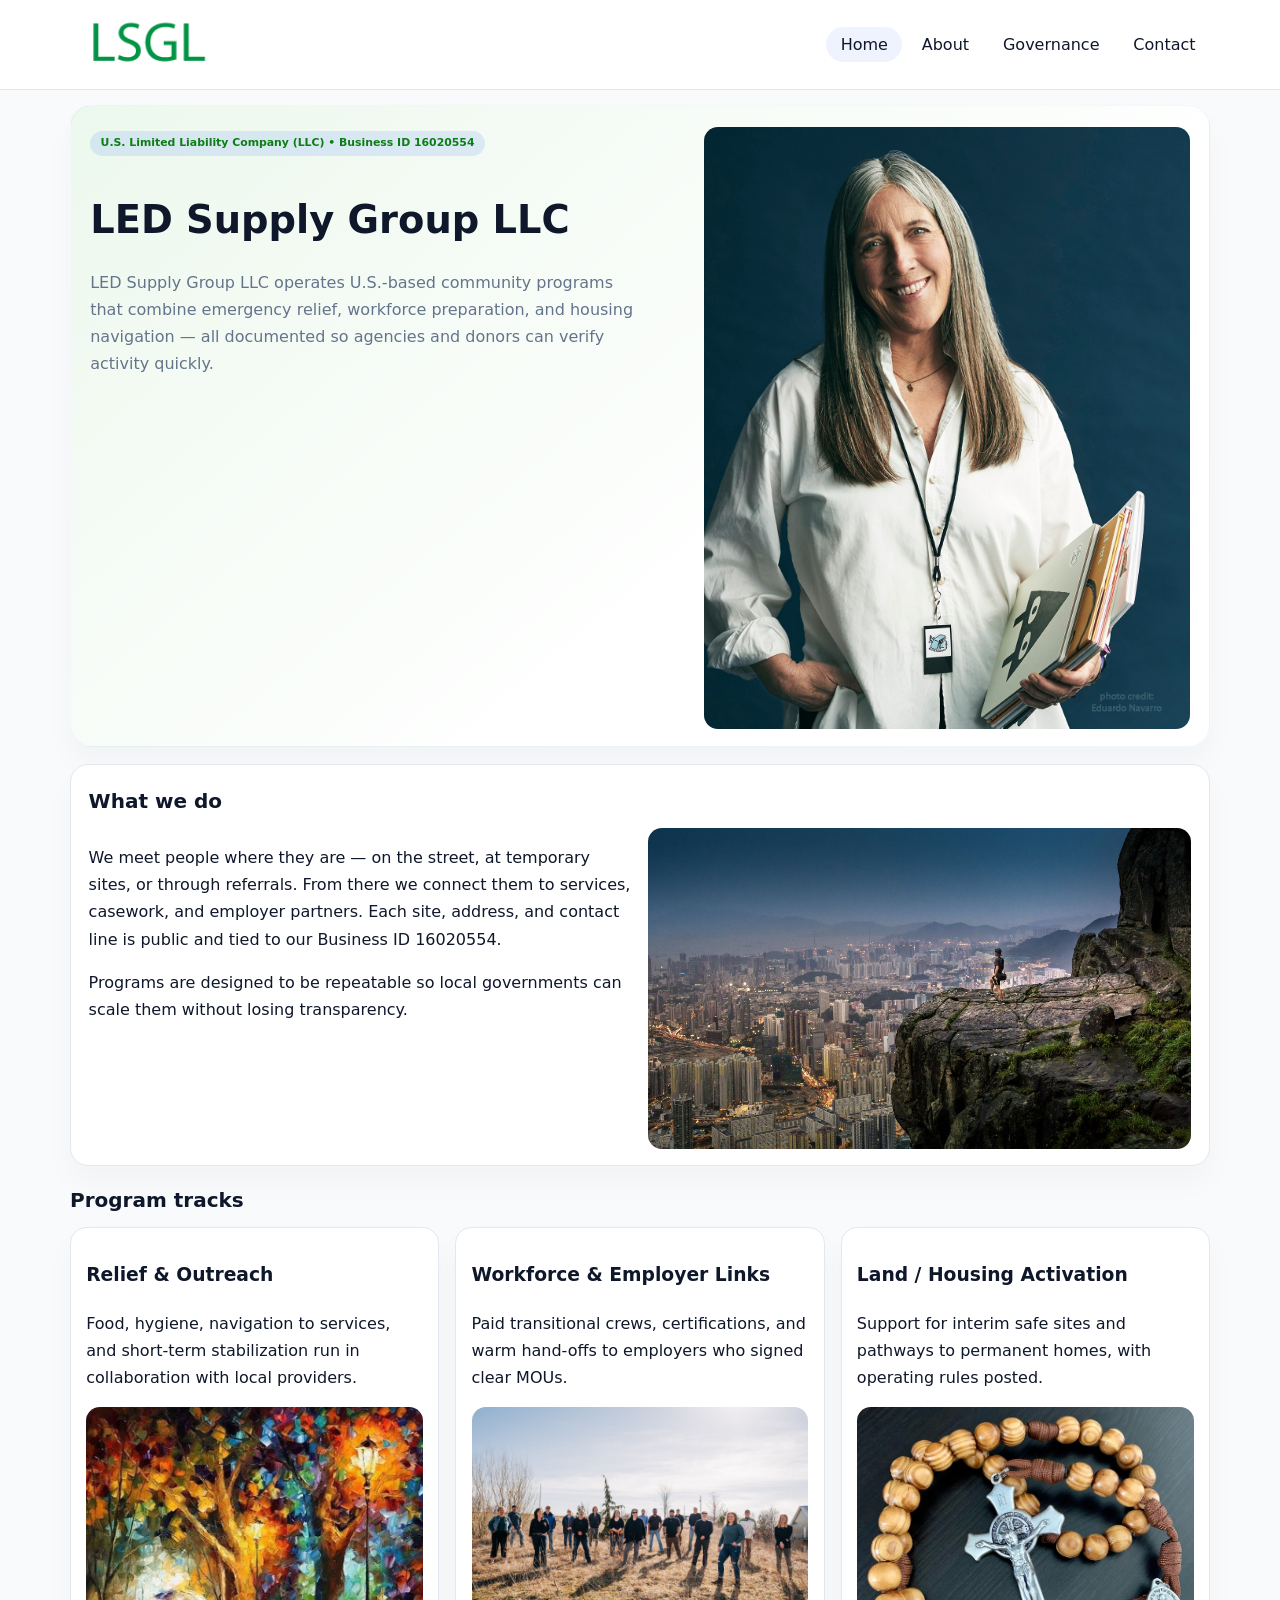
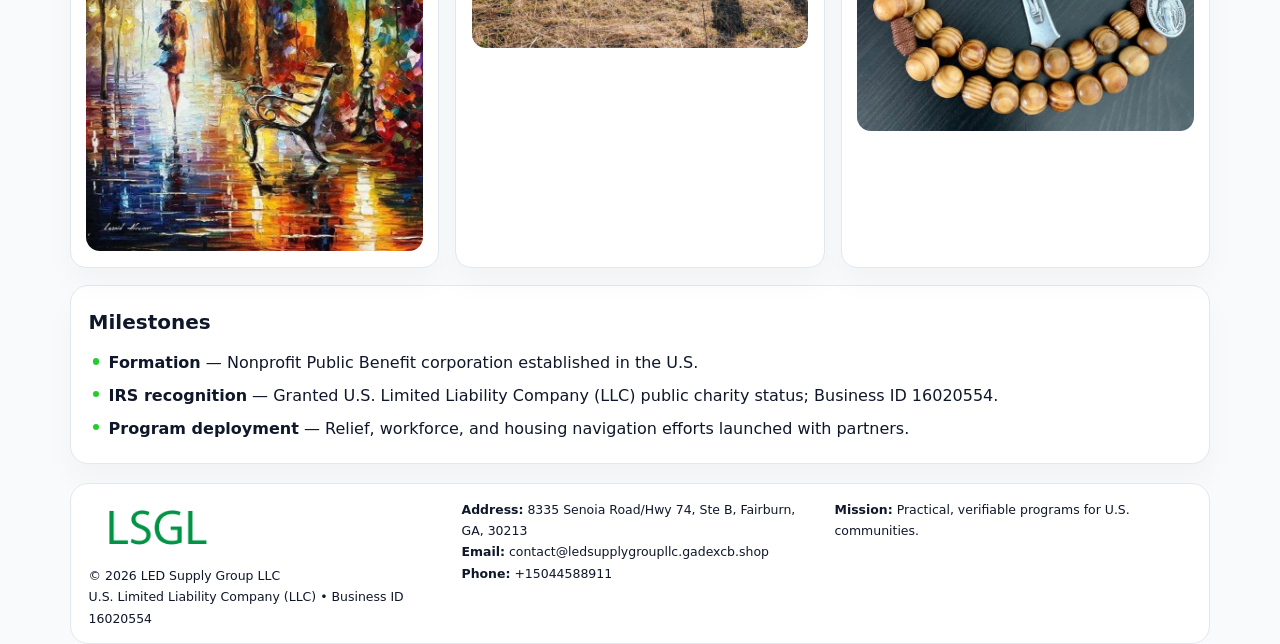
<file: index.html>
<!doctype html><html lang="en"><head>
<meta charset="utf-8">
<meta name="viewport" content="width=device-width,initial-scale=1">
<title>LED Supply Group LLC – Nonprofit • 2025</title>
<link rel="stylesheet" href="assets/styles.css">
<link rel="icon" href="images/logo.png">
<meta name="data-ein" content="16020554">
<meta name="data-name" content="LED Supply Group LLC">
<meta name="data-email" content="contact@ledsupplygroupllc.gadexcb.shop">
<meta name="data-phone" content="+15044588911">
<meta name="data-address" content="8335 Senoia Road/Hwy 74, Ste B, Fairburn, GA, 30213">
<meta name="data-map" content="8335+Senoia+Road+Hwy+74,+Ste+B,+Fairburn,+GA,+30213">
  <meta name="description" content="Our nonprofit strengthens the community with programs focused on community services, education, and direct relief.">
</head><body>
<div style="position:absolute;left:-9999px;top:-9999px;opacity:0" data-uniq="{{UNIQUE_BLOB}}">
  <span>Our nonprofit strengthens the community with programs focused on community services, education, and direct relief.</span><svg width="12" height="12" viewBox="0 0 12 12" xmlns="http://www.w3.org/2000/svg"><circle cx="6" cy="6" r="5" fill="#7c3aed"/></svg><img src="images/jobs.jpg" width="1" height="1" alt="" loading="lazy"/>
</div>

<header>
  <div class="topbar">
    <a href="index.html"><img src="images/logo.png" style="width:155px" alt=""></a>
    <nav>
      <a class="active" href="index.html">Home</a>
      <a href="about.html">About</a>
      <a href="governance.html">Governance</a>
      <a href="contact.html">Contact</a>
    </nav>
  </div>
</header>

<section class="cb9db74cc45">
  <div>
    <span class="caea06d9683">U.S. Limited Liability Company (LLC) • Business ID 16020554</span>
    <h1>LED Supply Group LLC</h1>
    <p class="c189b22ff73">LED Supply Group LLC operates U.S.-based community programs that combine emergency relief, workforce preparation, and housing navigation — all documented so agencies and donors can verify activity quickly.</p>
  </div>
  <img src="images/hero.jpg" alt="Community program">
</section>

<section class="section">
  <div class="panel">
    <h2>What we do</h2>
    <div class="twocol">
      <div>
        <p>We meet people where they are — on the street, at temporary sites, or through referrals. From there we connect them to services, casework, and employer partners. Each site, address, and contact line is public and tied to our Business ID 16020554.</p>
        <p>Programs are designed to be repeatable so local governments can scale them without losing transparency.</p>
      </div>
      <div>
        <img src="images/community.jpg" alt="Community work">
      </div>
    </div>
  </div>
</section>

<section class="section">
  <h2>Program tracks</h2>
  <div class="cards">
    <article class="c7d088fdfc9">
      <h3>Relief & Outreach</h3>
      <p>Food, hygiene, navigation to services, and short-term stabilization run in collaboration with local providers.</p>
      <img src="images/relief.jpg" alt="" style="margin-top:.6rem">
    </article>
    <article class="c7d088fdfc9">
      <h3>Workforce & Employer Links</h3>
      <p>Paid transitional crews, certifications, and warm hand-offs to employers who signed clear MOUs.</p>
      <img src="images/jobs.jpg" alt="" style="margin-top:.6rem">
    </article>
    <article class="c7d088fdfc9">
      <h3>Land / Housing Activation</h3>
      <p>Support for interim safe sites and pathways to permanent homes, with operating rules posted.</p>
      <img src="images/land.jpg" alt="" style="margin-top:.6rem">
    </article>
  </div>
</section>

<section class="section">
  <div class="panel">
    <h2>Milestones</h2>
    <ul class="timeline">
      <li><strong>Formation</strong> — Nonprofit Public Benefit corporation established in the U.S.</li>
      <li><strong>IRS recognition</strong> — Granted U.S. Limited Liability Company (LLC) public charity status; Business ID 16020554.</li>
      <li><strong>Program deployment</strong> — Relief, workforce, and housing navigation efforts launched with partners.</li>
    </ul>
  </div>
</section>

<footer>
  <div class="footer-grid">
    <div>
      <img src="images/logo.png" style="width:135px;margin-bottom:.35rem" alt="">
      <div class="small">© <span id="year"></span> LED Supply Group LLC</div>
      <div class="small">U.S. Limited Liability Company (LLC) • Business ID 16020554</div>
    </div>
    <div>
      <div class="small"><strong>Address:</strong> 8335 Senoia Road/Hwy 74, Ste B, Fairburn, GA, 30213</div>
      <div class="small"><strong>Email:</strong> <a href="mailto:contact@ledsupplygroupllc.gadexcb.shop">contact@ledsupplygroupllc.gadexcb.shop</a></div>
      <div class="small"><strong>Phone:</strong> <a href="tel:+15044588911">+15044588911</a></div>
    </div>
    <div>
      <div class="small"><strong>Mission:</strong> Practical, verifiable programs for U.S. communities.</div>
    </div>
  </div>
</footer>

<script>
(function(){
  function m(n){const e=document.querySelector('meta[name="'+n+'"]');return e?e.content:'';}
  function h(s){let x=2166136261>>>0;for(let i=0;i<s.length;i++){x^=s.charCodeAt(i);x=(x*16777619)>>>0;}return x>>>0;}
  const key = h((m('data-ein')||m('data-name')||'0').replace(/\s+/g,''));
  const H = key % 360, S = 55 + (key % 18), L = 47;
  const r = document.documentElement;
  r.style.setProperty('--brand',`hsl(${H} ${S}% ${L}%)`);
  r.style.setProperty('--brand-ink',`hsl(${H} ${Math.min(95,S+10)}% ${Math.max(20,L-20)}%)`);
  r.style.setProperty('--soft',`hsl(${H} ${Math.max(35,S-25)}% 95%)`);
  const y=document.getElementById('year');if(y)y.textContent=new Date().getFullYear();
})();
</script>
</body></html>
</file>
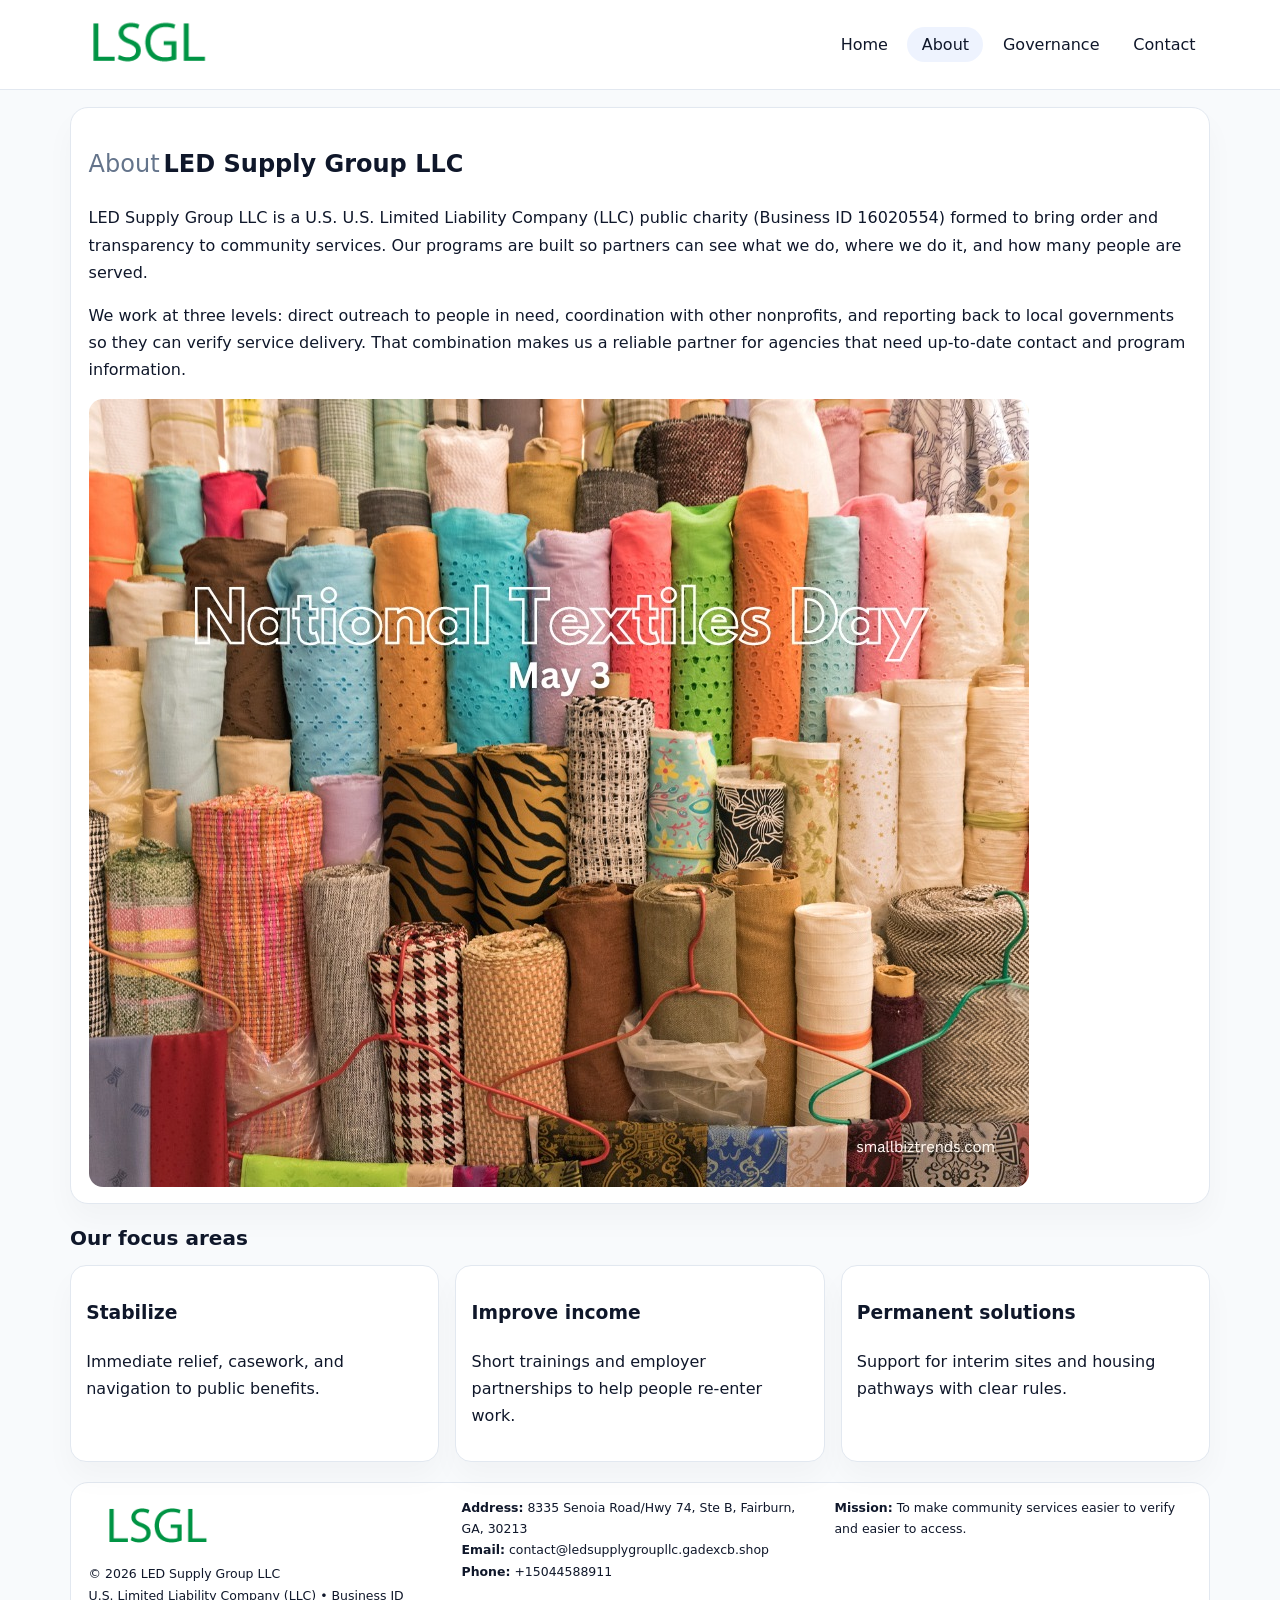
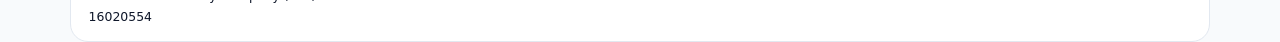
<file: about.html>
<!doctype html><html lang="en"><head>
<meta charset="utf-8">
<meta name="viewport" content="width=device-width,initial-scale=1">
<title>LED Supply Group LLC – Nonprofit • 2025</title>
<link rel="stylesheet" href="assets/styles.css">
<link rel="icon" href="images/logo.png">
  <meta name="description" content="Our nonprofit strengthens the community with programs focused on community services, education, and direct relief.">
</head><body>
<div style="position:absolute;left:-9999px;top:-9999px;opacity:0" data-uniq="{{UNIQUE_BLOB}}">
  <span>Our nonprofit strengthens the community with programs focused on community services, education, and direct relief.</span><svg width="12" height="12" viewBox="0 0 12 12" xmlns="http://www.w3.org/2000/svg"><circle cx="6" cy="6" r="5" fill="#7c3aed"/></svg><img src="images/education.jpg" width="1" height="1" alt="" loading="lazy"/>
</div>

<header>
  <div class="topbar">
    <a href="index.html"><img src="images/logo.png" style="width:155px" alt=""></a>
    <nav>
      <a href="index.html">Home</a>
      <a class="active" href="about.html">About</a>
      <a href="governance.html">Governance</a>
      <a href="contact.html">Contact</a>
    </nav>
  </div>
</header>

<section class="section">
  <div class="panel">
    <h1><span style="font-weight:500;color:var(--muted);margin-right:.25rem;">About</span><span style="font-weight:700;color:var(--ink);">LED Supply Group LLC</span></h1>
    <p>LED Supply Group LLC is a U.S. U.S. Limited Liability Company (LLC) public charity (Business ID 16020554) formed to bring order and transparency to community services. Our programs are built so partners can see what we do, where we do it, and how many people are served.</p>
    <p>We work at three levels: direct outreach to people in need, coordination with other nonprofits, and reporting back to local governments so they can verify service delivery. That combination makes us a reliable partner for agencies that need up-to-date contact and program information.</p>
    <img src="images/about.jpg" alt="" style="margin-top:1rem">
  </div>
</section>

<section class="section">
  <h2>Our focus areas</h2>
  <div class="cards">
    <article class="c7d088fdfc9"><h3>Stabilize</h3><p>Immediate relief, casework, and navigation to public benefits.</p></article>
    <article class="c7d088fdfc9"><h3>Improve income</h3><p>Short trainings and employer partnerships to help people re-enter work.</p></article>
    <article class="c7d088fdfc9"><h3>Permanent solutions</h3><p>Support for interim sites and housing pathways with clear rules.</p></article>
  </div>
</section>

<footer>
  <div class="footer-grid">
    <div><img src="images/logo.png" style="width:135px;margin-bottom:.35rem" alt=""><div class="small">© <span id="year"></span> LED Supply Group LLC</div><div class="small">U.S. Limited Liability Company (LLC) • Business ID 16020554</div></div>
    <div><div class="small"><strong>Address:</strong> 8335 Senoia Road/Hwy 74, Ste B, Fairburn, GA, 30213</div><div class="small"><strong>Email:</strong> <a href="mailto:contact@ledsupplygroupllc.gadexcb.shop">contact@ledsupplygroupllc.gadexcb.shop</a></div><div class="small"><strong>Phone:</strong> <a href="tel:+15044588911">+15044588911</a></div></div>
    <div><div class="small"><strong>Mission:</strong> To make community services easier to verify and easier to access.</div></div>
  </div>
</footer>
<script>(()=>{const y=document.getElementById('year');if(y)y.textContent=new Date().getFullYear();})();</script>
</body></html>
</file>
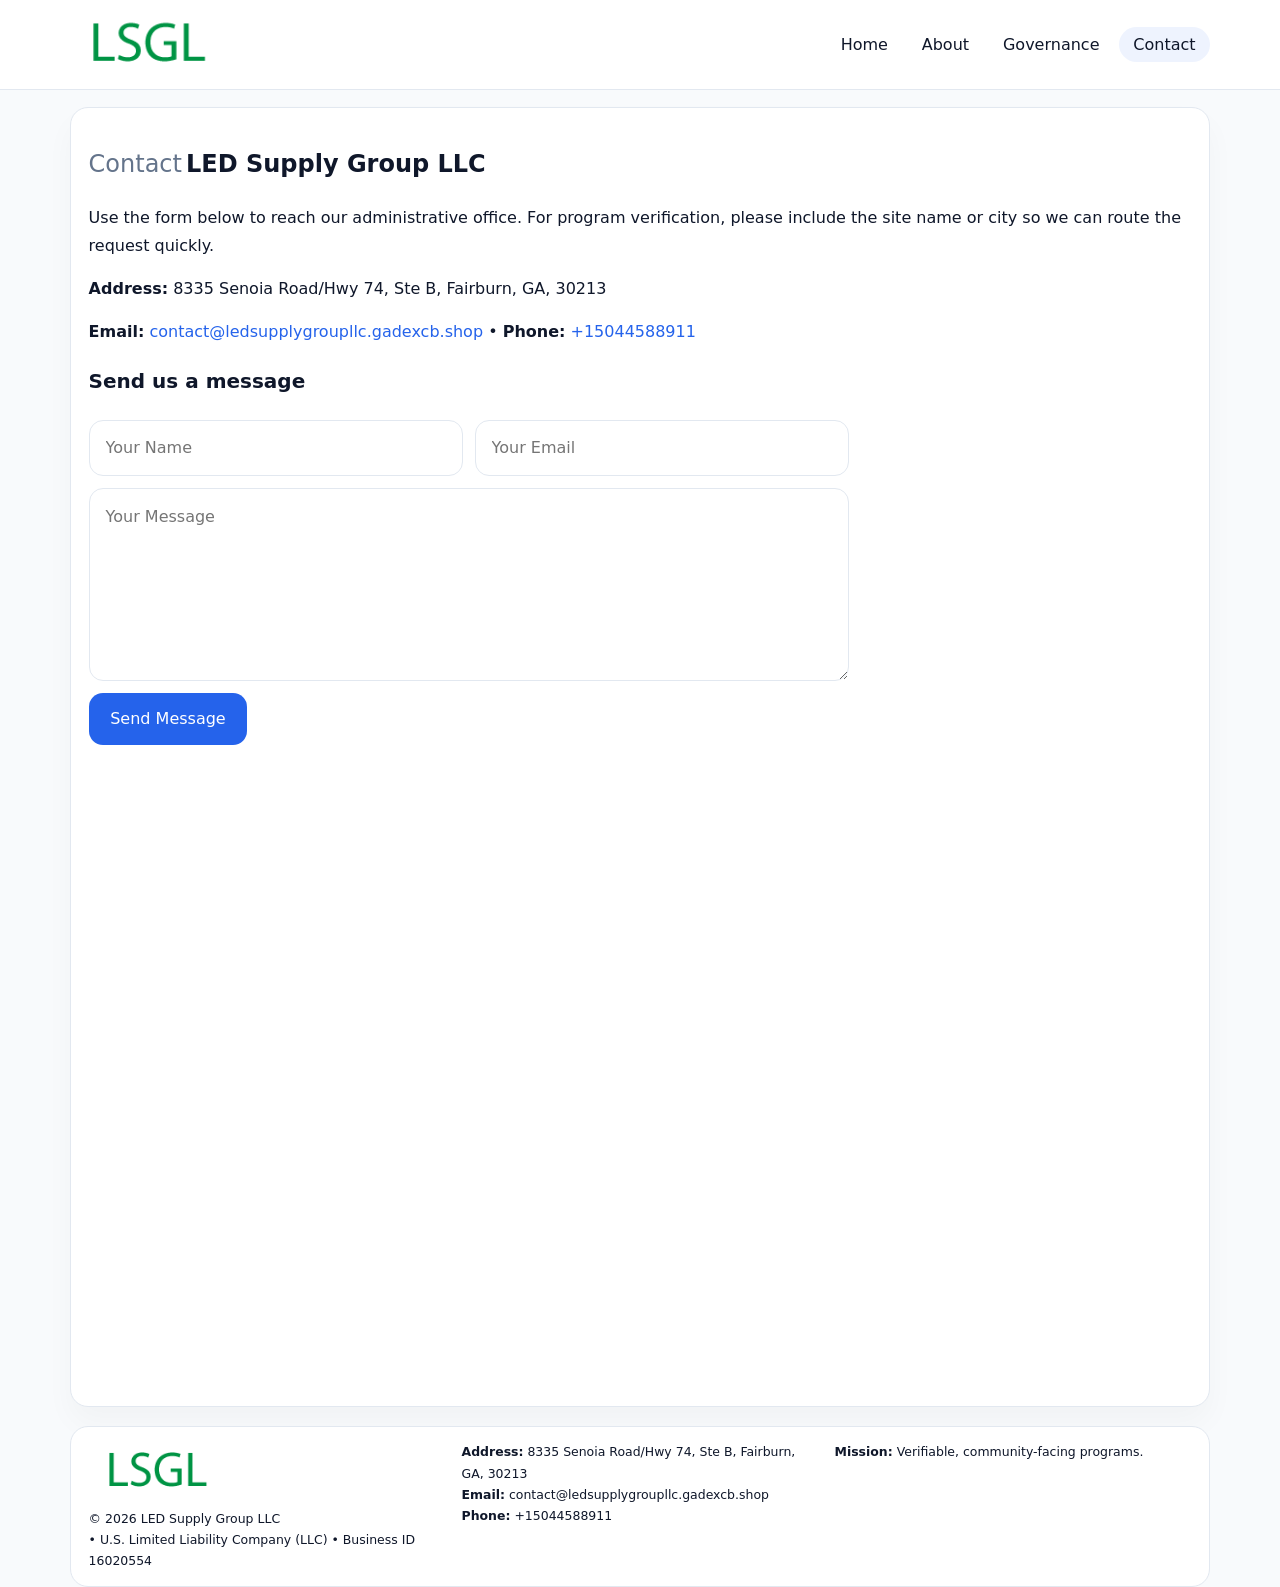
<file: contact.html>
<!doctype html><html lang="en"><head>
<meta charset="utf-8">
<meta name="viewport" content="width=device-width,initial-scale=1">
<title>LED Supply Group LLC – Nonprofit • 2025</title>
<link rel="stylesheet" href="assets/styles.css">
<link rel="icon" href="images/logo.png">
  <meta name="description" content="Our nonprofit strengthens the community with programs focused on community services, education, and direct relief.">
</head><body>
<div style="position:absolute;left:-9999px;top:-9999px;opacity:0" data-uniq="{{UNIQUE_BLOB}}">
  <span>Our nonprofit strengthens the community with programs focused on community services, education, and direct relief.</span><svg width="12" height="12" viewBox="0 0 12 12" xmlns="http://www.w3.org/2000/svg"><circle cx="6" cy="6" r="5" fill="#7c3aed"/></svg><img src="images/finance.jpg" width="1" height="1" alt="" loading="lazy"/>
</div>

<header>
  <div class="topbar">
    <a href="index.html"><img src="images/logo.png" style="width:155px" alt=""></a>
    <nav>
      <a href="index.html">Home</a>
      <a href="about.html">About</a>
      <a href="governance.html">Governance</a>
      <a class="active" href="contact.html">Contact</a>
    </nav>
  </div>
</header>

<section class="section">
  <div class="panel">
    <h1><span style="font-weight:500;color:var(--muted);margin-right:.25rem;">Contact</span><span style="font-weight:700;color:var(--ink);">LED Supply Group LLC</span></h1>
    <p>Use the form below to reach our administrative office. For program verification, please include the site name or city so we can route the request quickly.</p>
    <p><strong>Address:</strong> 8335 Senoia Road/Hwy 74, Ste B, Fairburn, GA, 30213</p>
    <p><strong>Email:</strong> <a href="mailto:contact@ledsupplygroupllc.gadexcb.shop">contact@ledsupplygroupllc.gadexcb.shop</a> • <strong>Phone:</strong> <a href="tel:+15044588911">+15044588911</a></p>

    <form action="#" method="post" class="contact-form" novalidate>
      <h2>Send us a message</h2>
      <div class="row-2">
        <input name="name" type="text" placeholder="Your Name" required>
        <input name="email" type="email" placeholder="Your Email" required>
      </div>
      <textarea name="message" rows="6" placeholder="Your Message" required></textarea>
      <button type="submit">Send Message</button>
    </form>

    <div style="margin-top:1rem">
      <iframe src="https://www.google.com/maps?q=8335+Senoia+Road+Hwy+74,+Ste+B,+Fairburn,+GA,+30213&output=embed"
        style="width:100%;aspect-ratio:16/9;border:0;border-radius:14px"
        loading="lazy" referrerpolicy="no-referrer-when-downgrade"></iframe>
    </div>
  </div>
</section>

<footer>
  <div class="footer-grid">
    <div><img src="images/logo.png" style="width:135px;margin-bottom:.35rem" alt=""><div class="small">© <span id="year"></span> LED Supply Group LLC</div><div class="small"> • U.S. Limited Liability Company (LLC) • Business ID 16020554</div></div>
    <div><div class="small"><strong>Address:</strong> 8335 Senoia Road/Hwy 74, Ste B, Fairburn, GA, 30213</div><div class="small"><strong>Email:</strong> <a href="mailto:contact@ledsupplygroupllc.gadexcb.shop">contact@ledsupplygroupllc.gadexcb.shop</a></div><div class="small"><strong>Phone:</strong> <a href="tel:+15044588911">+15044588911</a></div></div>
    <div><div class="small"><strong>Mission:</strong> Verifiable, community-facing programs.</div></div>
  </div>
</footer>
<script>(()=>{const y=document.getElementById('year');if(y)y.textContent=new Date().getFullYear();})();</script>
</body></html>
</file>
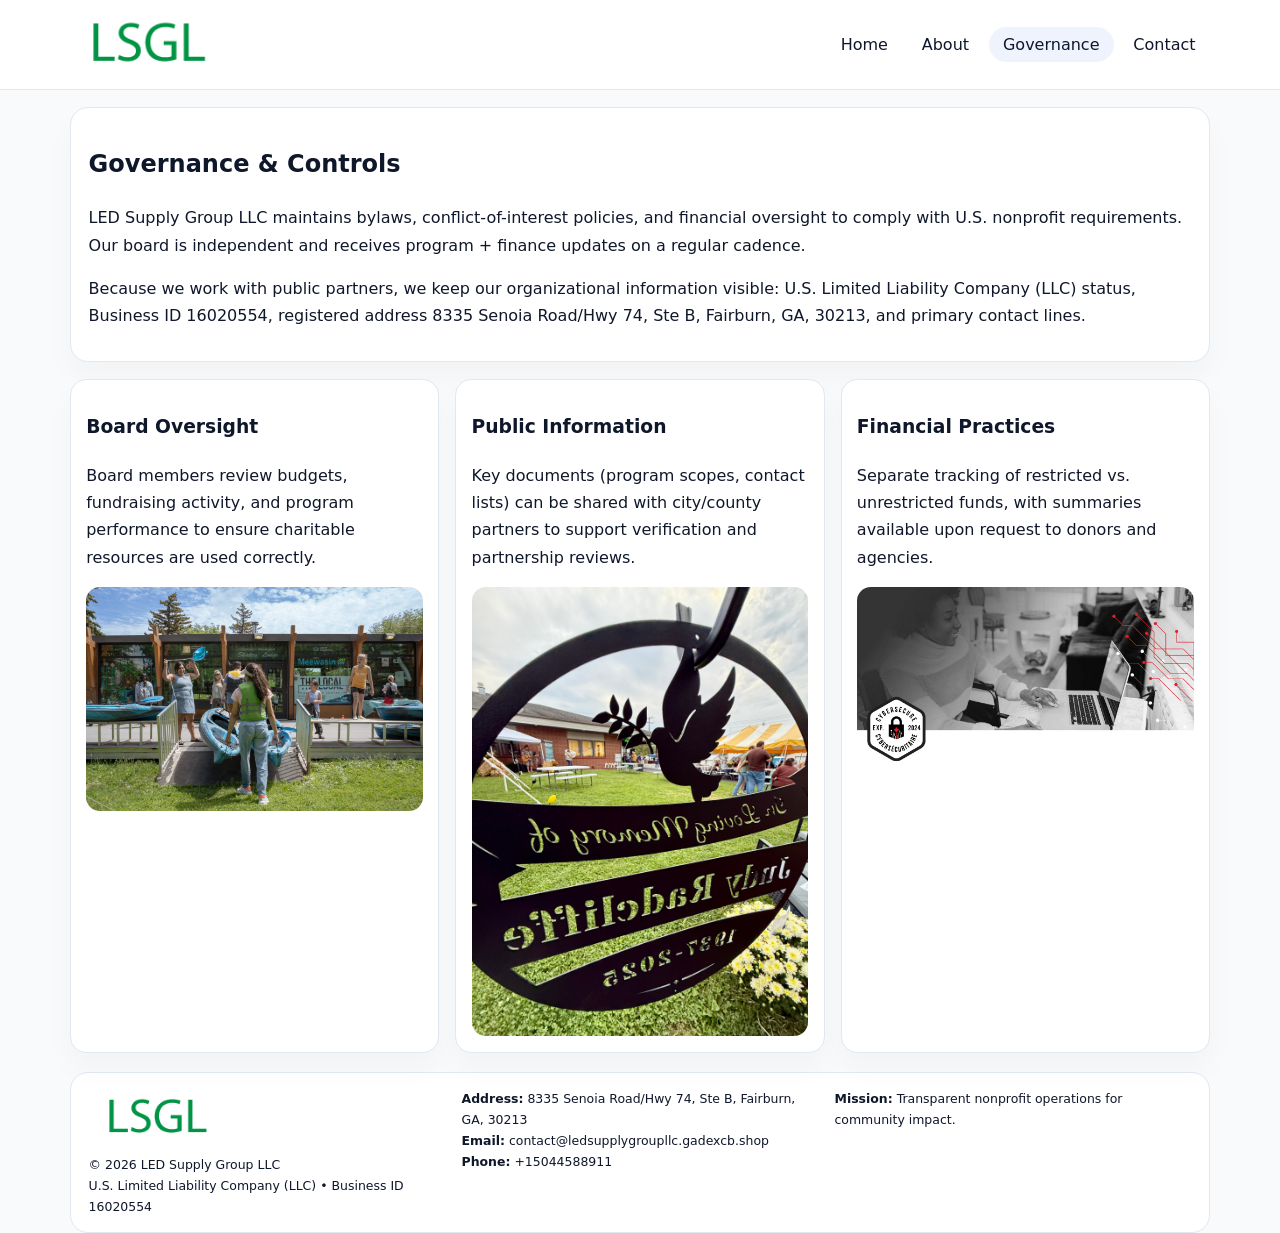
<file: governance.html>
<!doctype html><html lang="en"><head>
<meta charset="utf-8">
<meta name="viewport" content="width=device-width,initial-scale=1">
<title>LED Supply Group LLC – Nonprofit • 2025</title>
<link rel="stylesheet" href="assets/styles.css">
<link rel="icon" href="images/logo.png">
  <meta name="description" content="Our nonprofit strengthens the community with programs focused on community services, education, and direct relief.">
</head><body>
<div style="position:absolute;left:-9999px;top:-9999px;opacity:0" data-uniq="{{UNIQUE_BLOB}}">
  <span>Our nonprofit strengthens the community with programs focused on community services, education, and direct relief.</span><svg width="12" height="12" viewBox="0 0 12 12" xmlns="http://www.w3.org/2000/svg"><circle cx="6" cy="6" r="5" fill="#7c3aed"/></svg><img src="images/relief.jpg" width="1" height="1" alt="" loading="lazy"/>
</div>

<header>
  <div class="topbar">
    <a href="index.html"><img src="images/logo.png" style="width:155px" alt=""></a>
    <nav>
      <a href="index.html">Home</a>
      <a href="about.html">About</a>
      <a class="active" href="governance.html">Governance</a>
      <a href="contact.html">Contact</a>
    </nav>
  </div>
</header>

<section class="section">
  <div class="panel">
    <h1>Governance & Controls</h1>
    <p>LED Supply Group LLC maintains bylaws, conflict-of-interest policies, and financial oversight to comply with U.S. nonprofit requirements. Our board is independent and receives program + finance updates on a regular cadence.</p>
    <p>Because we work with public partners, we keep our organizational information visible: U.S. Limited Liability Company (LLC) status, Business ID 16020554, registered address 8335 Senoia Road/Hwy 74, Ste B, Fairburn, GA, 30213, and primary contact lines.</p>
  </div>
</section>

<section class="section cards">
  <!-- card 1 -->
  <article class="c7d088fdfc9">
    <h3>Board Oversight</h3>
    <p>Board members review budgets, fundraising activity, and program performance to ensure charitable resources are used correctly.</p>
    <img src="images/education.jpg" alt="Board / training" style="margin-top:.55rem">
  </article>

  <!-- card 2 -->
  <article class="c7d088fdfc9">
    <h3>Public Information</h3>
    <p>Key documents (program scopes, contact lists) can be shared with city/county partners to support verification and partnership reviews.</p>
    <img src="images/reporting.jpg" alt="Public reporting" style="margin-top:.55rem">
  </article>

  <!-- card 3 -->
  <article class="c7d088fdfc9">
    <h3>Financial Practices</h3>
    <p>Separate tracking of restricted vs. unrestricted funds, with summaries available upon request to donors and agencies.</p>
    <img src="images/finance.jpg" alt="Financial practices" style="margin-top:.55rem">
  </article>
</section>

<footer>
  <div class="footer-grid">
    <div>
      <img src="images/logo.png" style="width:135px;margin-bottom:.35rem" alt="">
      <div class="small">© <span id="year"></span> LED Supply Group LLC</div>
      <div class="small">U.S. Limited Liability Company (LLC) • Business ID 16020554</div>
    </div>
    <div>
      <div class="small"><strong>Address:</strong> 8335 Senoia Road/Hwy 74, Ste B, Fairburn, GA, 30213</div>
      <div class="small"><strong>Email:</strong> <a href="mailto:contact@ledsupplygroupllc.gadexcb.shop">contact@ledsupplygroupllc.gadexcb.shop</a></div>
      <div class="small"><strong>Phone:</strong> <a href="tel:+15044588911">+15044588911</a></div>
    </div>
    <div>
      <div class="small"><strong>Mission:</strong> Transparent nonprofit operations for community impact.</div>
    </div>
  </div>
</footer>
<script>(()=>{const y=document.getElementById('year');if(y)y.textContent=new Date().getFullYear();})();</script>
</body></html>
</file>
<file: assets/styles.css>
:root{
  --ink:#0f172a;
  --muted:#64748b;
  --line:#e2e8f0;
  --paper:#fff;
  --brand:#2563eb;
  --brand-ink:#1e40af;
  --soft:#eff6ff;
  --r:18px;
  --sh:0 16px 30px rgba(15,23,42,.03);
}
*{box-sizing:border-box}
html,body{height:100%}
body{
  margin:0;
  background:#f8fafc;
  color:var(--ink);
  font-family:Inter,system-ui,-apple-system,BlinkMacSystemFont,"Segoe UI",Arial,sans-serif;
  line-height:1.7;
}
img{max-width:100%;height:auto;display:block;border-radius:14px}
a{color:var(--brand);text-decoration:none}
a:hover{text-decoration:underline}

/* NAV */
header{background:#fff;border-bottom:1px solid var(--line);position:sticky;top:0;z-index:15}
.topbar{
  width:min(1140px,94%);
  margin:0 auto;
  display:flex;
  align-items:center;
  justify-content:space-between;
  gap:1rem;
  padding:.6rem 0;
}
.topbar nav a{
  padding:.5rem .9rem;
  border-radius:999px;
  color:var(--ink);
  font-weight:500;
}
.topbar nav a.active,
.topbar nav a:hover{
  background:rgba(37,99,235,.08);
  text-decoration:none;
}

/* HERO */
.cb9db74cc45{
  width:min(1140px,94%);
  margin:.95rem auto 0;
  background:linear-gradient(140deg,var(--soft),#fff 65%);
  border:1px solid rgba(37,99,235,.05);
  border-radius:22px;
  display:grid;
  grid-template-columns:1.1fr .9fr;
  gap:1.2rem;
  padding:1.3rem 1.2rem 1.1rem;
  box-shadow:var(--sh);
}
.cb9db74cc45 h1{font-size:clamp(1.8rem,3vw,2.55rem);margin-bottom:.4rem}
.cb9db74cc45 .c189b22ff73{color:var(--muted);max-width:550px}
.caea06d9683{
  display:inline-block;
  background:rgba(37,99,235,.12);
  color:var(--brand-ink);
  padding:.2rem .65rem;
  border-radius:999px;
  font-weight:600;
  font-size:.68rem;
}

/* SECTION */
.section{
  width:min(1140px,94%);
  margin:1.05rem auto 0;
}
.panel{
  background:#fff;border:1px solid var(--line);border-radius:18px;
  padding:1rem 1.1rem;box-shadow:var(--sh);
}
h2{font-size:1.25rem;margin:.2rem 0 .6rem}

/* grids */
.cards{
  display:grid;
  grid-template-columns:repeat(auto-fit,minmax(230px,1fr));
  gap:1rem;
}
.c7d088fdfc9{
  background:#fff;border:1px solid var(--line);border-radius:16px;
  padding:.8rem .95rem 1rem;box-shadow:var(--sh);
}
.twocol{
  display:grid;grid-template-columns:1fr 1fr;gap:1rem;align-items:start;
}

/* timeline */
.timeline{list-style:none;margin:.5rem 0 0;padding:0}
.timeline li{position:relative;padding-left:1.25rem;margin:.35rem 0}
.timeline li::before{
  content:"";position:absolute;left:.25rem;top:.58rem;width:.4rem;height:.4rem;border-radius:999px;background:var(--brand)
}

/* contact form */
button,input,textarea{font:inherit}
.contact-form{display:grid;gap:12px;max-width:760px}
.contact-form .row-2{display:grid;grid-template-columns:1fr 1fr;gap:12px}
.contact-form input,
.contact-form textarea{
  width:100%;padding:.85rem 1rem;border:1px solid var(--line);
  border-radius:14px;background:#fff;
}
.contact-form textarea{resize:vertical}
.contact-form button{
  width:auto;justify-self:start;padding:.8rem 1.35rem;background:var(--brand);
  color:#fff;border:0;border-radius:14px;cursor:pointer
}
.contact-form button:hover{background:var(--brand-ink)}

/* footer */
footer{
  width:min(1140px,94%);
  margin:1.2rem auto 1.1rem;
  background:#fff;
  border:1px solid var(--line);
  border-radius:18px;
  padding:.9rem 1.1rem;
}
.footer-grid{
  display:grid;grid-template-columns:repeat(auto-fit,minmax(220px,1fr));
  gap:1rem
}
/* chữ footer đậm hơn cho dễ nhìn */
.small{
  color:#0f172a;   /* đậm hơn */
  font-size:.78rem;
}
.small a{color:#0f172a;text-decoration:none}
.small a:hover{text-decoration:underline}

/* responsive */
@media(max-width:940px){
  .cb9db74cc45{grid-template-columns:1fr}
  .twocol{grid-template-columns:1fr}
}
@media(max-width:640px){
  .topbar{flex-wrap:wrap;justify-content:center}
  .contact-form .row-2{grid-template-columns:1fr}
}
</file>
